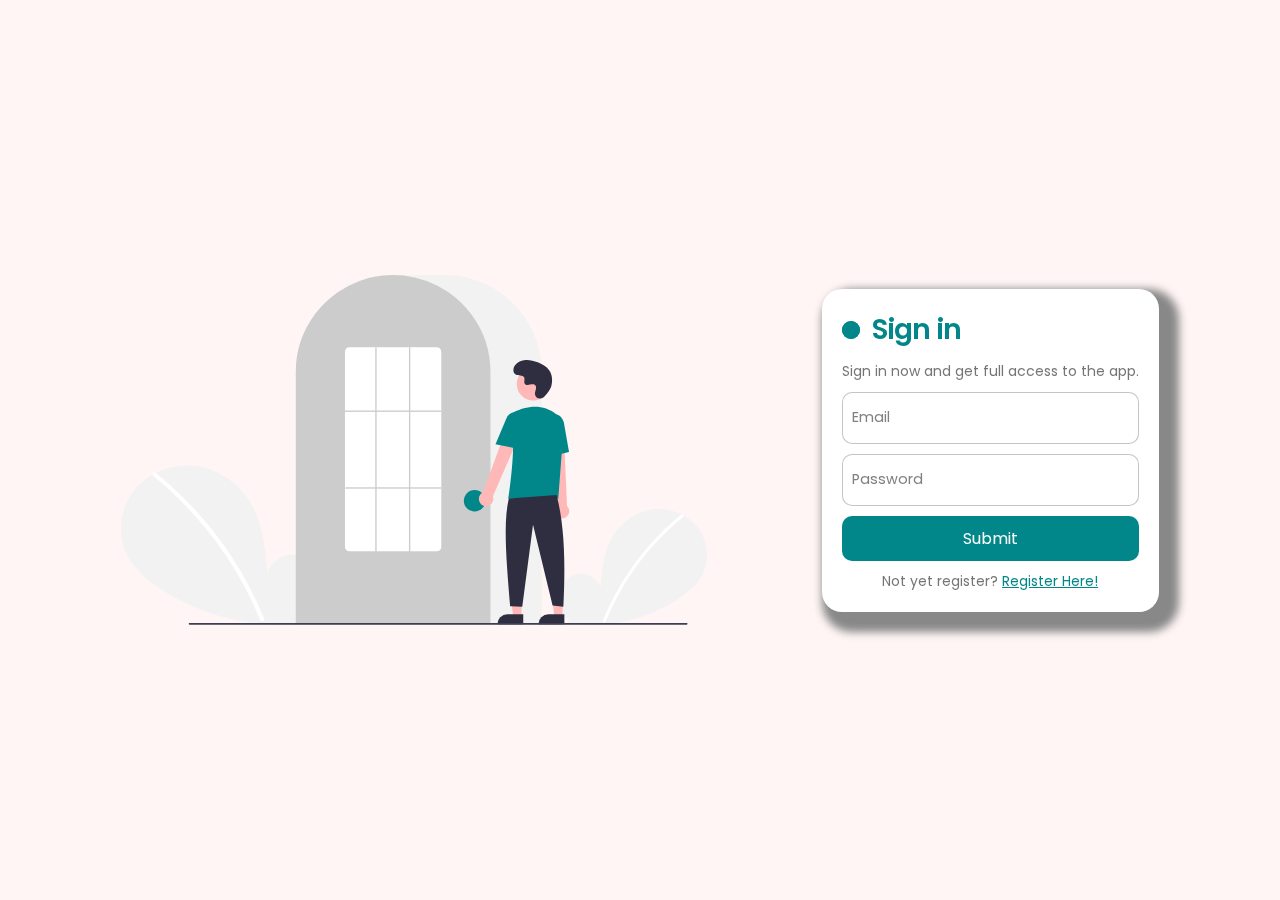
<file: index.html>
<!DOCTYPE html>
<html lang="en">
<head>
    <meta charset="UTF-8">
    <meta name="viewport" content="width=device-width, initial-scale=1.0">
    <link rel="stylesheet" href="css/style.css">
    <link href="https://unpkg.com/aos@2.3.1/dist/aos.css" rel="stylesheet">
    <title>Login Form</title>
</head>
<body>
    <!-- <header>
        <nav>
            <h1>Login Form</h1>
        </nav>
    </header> -->
    <main>
        <section>
            <img data-aos="fade-up" data-aos-duration="3000" src="img/login.svg" alt="">
            <form data-aos="fade-down" data-aos-easing="linear" data-aos-duration="1500" class="form">
                <p class="title">Sign in </p>
                <p class="message">Sign in now and get full access to the app. </p> 
                <label>
                    <input required="" placeholder="" type="email" class="input">
                    <span>Email</span>
                </label> 
                    
                <label>
                    <input required="" placeholder="" type="password" class="input">
                    <span>Password</span>
                </label>
                <button class="submit">Submit</button>
                <p class="signin">Not yet register? <a href="register.html">Register Here!</a> </p>
            </form>
        </section>
    </main>
    <script src="https://unpkg.com/aos@2.3.1/dist/aos.js"></script>
    <script>
        AOS.init();
    </script>
</body>
</html>
</file>
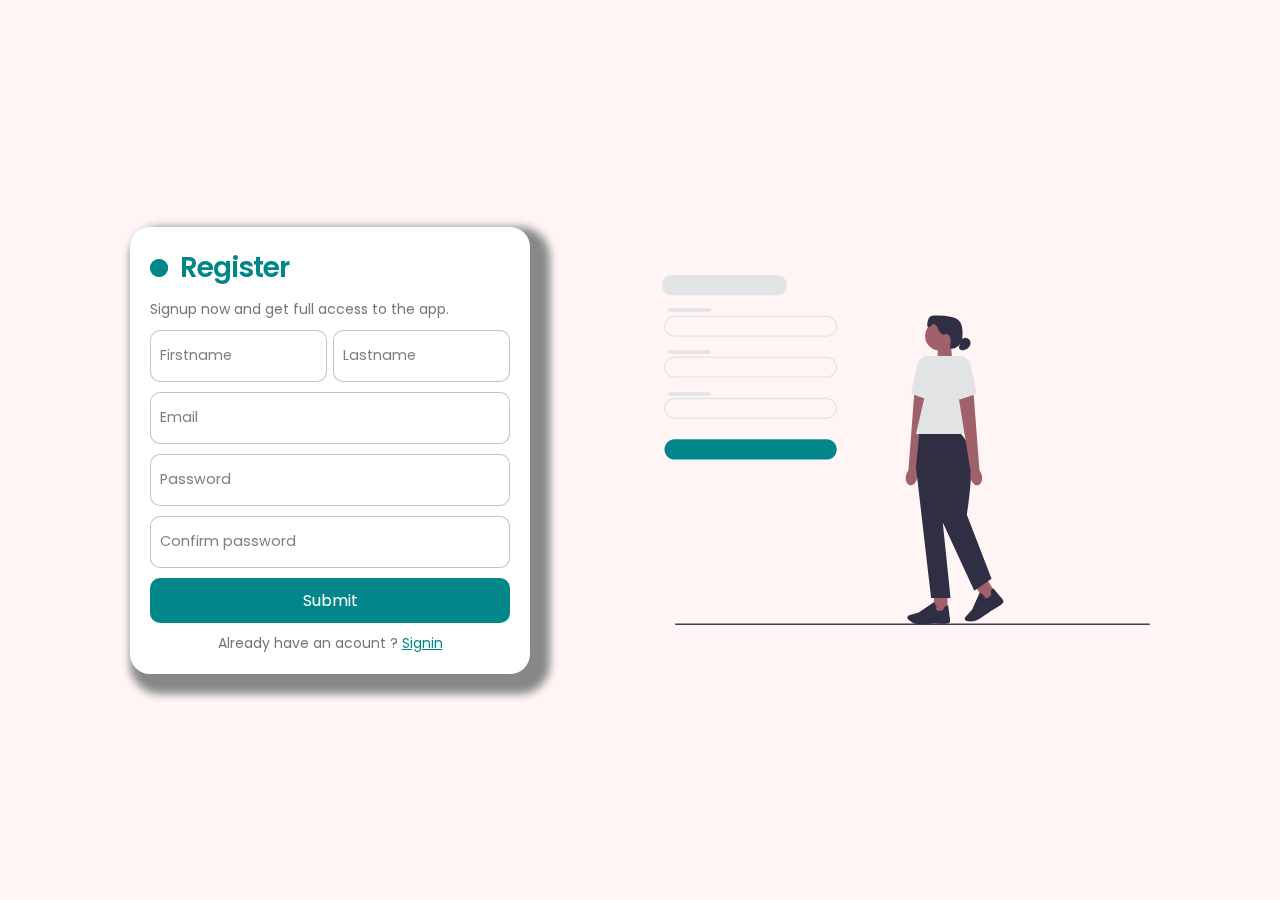
<file: register.html>
<!DOCTYPE html>
<html lang="en">
<head>
    <meta charset="UTF-8">
    <meta name="viewport" content="width=device-width, initial-scale=1.0">
    <link rel="stylesheet" href="css/style.css">
    <link href="https://unpkg.com/aos@2.3.1/dist/aos.css" rel="stylesheet">
    <title>Register</title>
</head>
<body>
    <main>
        <section class="register">
            <img data-aos="fade-right" data-aos-offset="300" data-aos-easing="ease-in-sine" src="img/signup.svg" alt="">
            <form data-aos="fade-left"
                data-aos-anchor="#example-anchor"
                data-aos-offset="500"
                data-aos-duration="500" class="form">
                <p class="title">Register </p>
                <p class="message">Signup now and get full access to the app. </p>
                    <div class="flex">
                    <label>
                        <input required="" placeholder="" type="text" class="input">
                        <span>Firstname</span>
                    </label>
            
                    <label>
                        <input required="" placeholder="" type="text" class="input">
                        <span>Lastname</span>
                    </label>
                </div>  
                        
                <label>
                    <input required="" placeholder="" type="email" class="input">
                    <span>Email</span>
                </label> 
                    
                <label>
                    <input required="" placeholder="" type="password" class="input">
                    <span>Password</span>
                </label>
                <label>
                    <input required="" placeholder="" type="password" class="input">
                    <span>Confirm password</span>
                </label>
                <button class="submit">Submit</button>
                <p class="signin">Already have an acount ? <a href="index.html">Signin</a> </p>
            </form>
        </section>
    </main>
    <script src="https://unpkg.com/aos@2.3.1/dist/aos.js"></script>
    <script>
        AOS.init();
    </script>
</body>
</html>
</file>
<file: css/style.css>
@import url("https://fonts.googleapis.com/css2?family=Poppins:ital,wght@0,100;0,300;0,500;0,800;0,900;1,100;1,300;1,400;1,500;1,600;1,700;1,800&display=swap");

*{
    margin: 0;
    padding: 0;
    box-sizing: border-box;
    list-style: none;
    font-family: 'Poppins', sans-serif;
}
:root{
    --text: #050000;
    --background: #fff5f5;
    /* --background: #e8e8e8; */
    --primary: #018789;
    --secondary: #b4b3ff;
    --accent: #01e1e4;
}
body{
    background-color: var(--background);
}
/* header{
    border: 1px solid red;
    margin-bottom: 2%;
} */
main{
    /* border: 1px solid green; */
    height: 100vh;
    display: flex;
    flex-direction: row;
    justify-content: center;
    align-items: center;
}
section{
    /* border: 1px solid cyan; */
    margin: 2%;
    /* height: 500px; */
    width: 90%;
    display: flex;
    flex-direction: row;
    justify-content: space-around;
    align-items: center;

}
.register{
    margin: 2%;
    width: 90%;
    display: flex;
    flex-direction: row-reverse;
    justify-content: space-around;
    align-items: center;
}
img{
    /* border: 1px solid red; */
    height: 350px;
}
.form {
    display: flex;
    flex-direction: column;
    gap: 10px;
    max-width: 400px;
    background-color: #fff;
    padding: 20px;
    border-radius: 20px;
    position: relative;
    /* box-shadow: 10px 10px 5px #aaaaaa; */
    box-shadow: 10px 10px 8px 10px #888888;
    /* box-shadow: 10px 10px 8px #888888; */
    /* box-shadow: 5px 10px #888888; */
  }
  
  .title {
    font-size: 28px;
    color: var(--primary);
    font-weight: 600;
    letter-spacing: -1px;
    position: relative;
    display: flex;
    align-items: center;
    padding-left: 30px;
  }
  
  .title::before,.title::after {
    position: absolute;
    content: "";
    height: 16px;
    width: 16px;
    border-radius: 50%;
    left: 0px;
    background-color: var(--primary);
  }
  
  .title::before {
    width: 18px;
    height: 18px;
    background-color: var(--primary);
  }
  
  .title::after {
    width: 18px;
    height: 18px;
    animation: pulse 1s linear infinite;
  }
  
  .message, .signin {
    color: rgba(88, 87, 87, 0.822);
    font-size: 14px;
  }
  
  .signin {
    text-align: center;
  }
  
  .signin a {
    color: var(--primary);
  }
  
  .signin a:hover {
    text-decoration: underline var(--primary);
  }
  
  .flex {
    display: flex;
    width: 100%;
    gap: 6px;
  }
  
  .form label {
    position: relative;
  }
  
  .form label .input {
    width: 100%;
    padding: 10px 10px 20px 10px;
    outline: 0;
    border: 1px solid rgba(105, 105, 105, 0.397);
    border-radius: 10px;
  }
  
  .form label .input + span {
    position: absolute;
    left: 10px;
    top: 15px;
    color: grey;
    font-size: 0.9em;
    cursor: text;
    transition: 0.3s ease;
  }
  
  .form label .input:placeholder-shown + span {
    top: 15px;
    font-size: 0.9em;
  }
  
  .form label .input:focus + span,.form label .input:valid + span {
    top: 30px;
    font-size: 0.7em;
    font-weight: 600;
  }
  
  .form label .input:valid + span {
    color: green;
  }
  
  .submit {
    border: none;
    outline: none;
    background-color: var(--primary);
    padding: 10px;
    border-radius: 10px;
    color: #fff;
    font-size: 16px;
    transition: 0.5s;
    transform: .3s ease;
  }
  
  .submit:hover {
    color: #050000;
    background-color: var(--accent);
  }
  
  @keyframes pulse {
    from {
      transform: scale(0.9);
      opacity: 1;
    }
  
    to {
      transform: scale(1.8);
      opacity: 0;
    }
  }

  /* MEDIA QUERIES */
  @media only screen and (max-width: 600px){
   
  }

  @media only screen and (min-width: 600px) and (max-width: 1023px){
    
  }

  @media only screen and (max-width: 768px){
    img{
      display: none;
    }
  }
  
  @media only screen and (min-width: 768px) and (max-width: 1023px){
    .form{
      max-width: 350px;
    }
    section{
      padding: 3%;
      /* border: 1px solid green; */
      justify-content: space-between;
      width: 100%;
      margin: 0%;
    }
    .register{
      padding: 3%;
      justify-content: space-between;
      width: 100%;
      margin: 0%;
    }
    img{
      /* display: none; */
      /* border: solid 1px red; */
      height: 240px;
    }
  }
</file>
